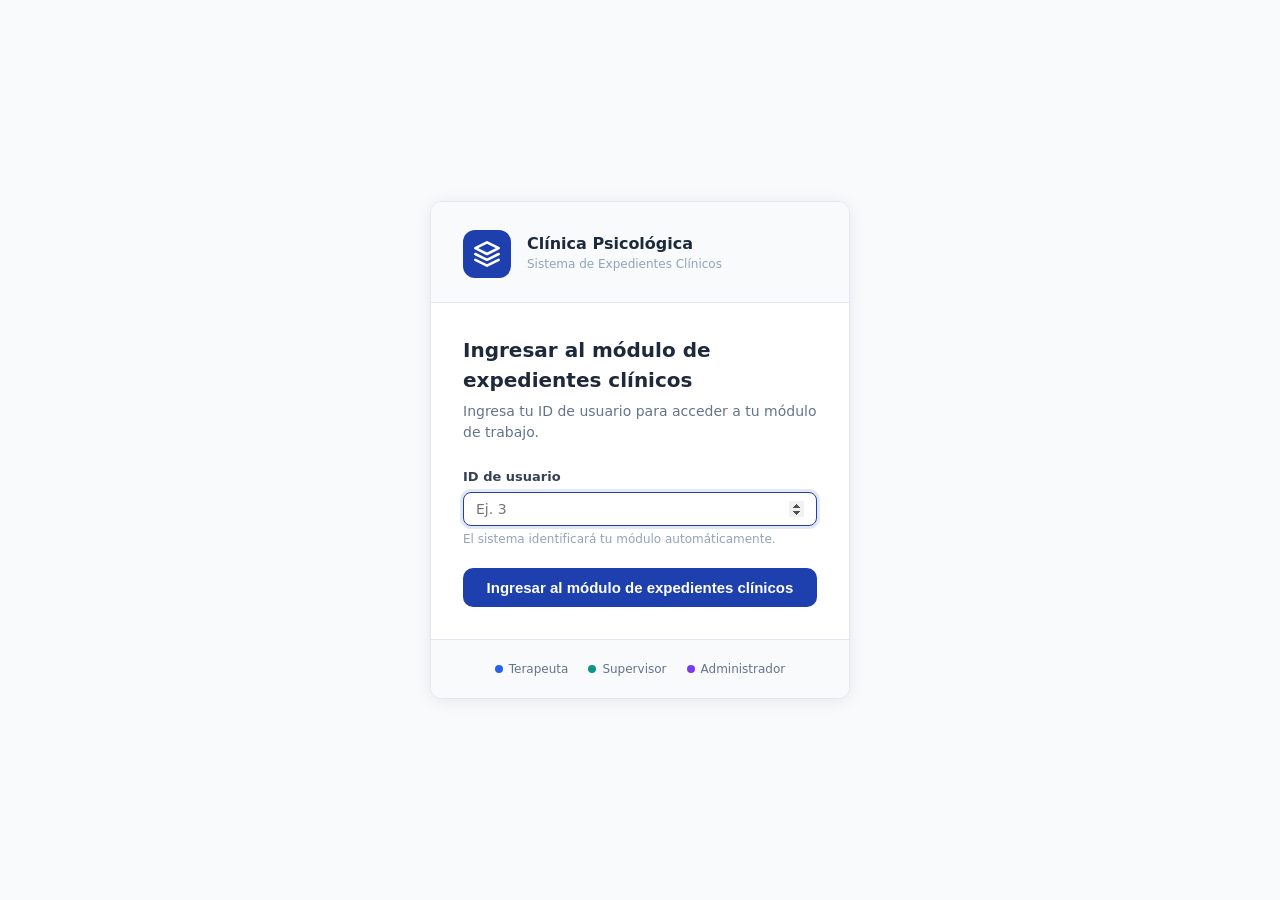
<file: frontend/index.html>
<!DOCTYPE html>
<html lang="es">
<head>
  <meta charset="UTF-8" />
  <meta name="viewport" content="width=device-width, initial-scale=1.0" />
  <title>Ingresar — Expedientes Clínicos</title>
  <link rel="stylesheet" href="css/styles.css" />
  <link rel="stylesheet" href="https://cdnjs.cloudflare.com/ajax/libs/animate.css/4.1.1/animate.min.css" />
</head>
<body class="login-body">

<div class="login-page">

  <div class="login-card">

    <div class="login-brand">
      <div class="login-logo">
        <svg width="28" height="28" viewBox="0 0 24 24" fill="none" stroke="currentColor" stroke-width="2.2" stroke-linecap="round" stroke-linejoin="round" aria-hidden="true">
          <path d="M12 2L2 7l10 5 10-5-10-5z"/><path d="M2 17l10 5 10-5"/><path d="M2 12l10 5 10-5"/>
        </svg>
      </div>
      <div>
        <div class="login-clinic-name">Clínica Psicológica</div>
        <div class="login-system-name">Sistema de Expedientes Clínicos</div>
      </div>
    </div>

    <div class="login-divider"></div>

    <div class="login-body-inner">
      <h2 class="login-title">Ingresar al módulo de expedientes clínicos</h2>
      <p class="login-subtitle">Ingresa tu ID de usuario para acceder a tu módulo de trabajo.</p>

      <form id="loginForm" novalidate>
        <div class="form-group" style="margin-bottom:1.25rem;">
          <label for="loginId">ID de usuario</label>
          <input
            type="number"
            id="loginId"
            placeholder="Ej. 3"
            min="1"
            autocomplete="off"
            autofocus
            required
          />
          <div class="form-hint">El sistema identificará tu módulo automáticamente.</div>
        </div>

        <div id="loginError" class="alert alert-error hidden" role="alert"></div>

        <button type="submit" class="btn btn-primary login-btn" id="btnLogin">
          Ingresar al módulo de expedientes clínicos
        </button>
      </form>
    </div>

    <div class="login-footer">
      <div class="login-role-icons">
        <div class="login-role-chip">
          <span class="login-role-dot login-role-dot-blue"></span>Terapeuta
        </div>
        <div class="login-role-chip">
          <span class="login-role-dot login-role-dot-teal"></span>Supervisor
        </div>
        <div class="login-role-chip">
          <span class="login-role-dot login-role-dot-violet"></span>Administrador
        </div>
      </div>
    </div>

  </div>

</div>

<div class="toast-container" id="toastContainer"></div>

<script src="js/api.js"></script>
<script src="js/auth.js"></script>
</body>
</html>
</file>
<file: frontend/css/styles.css>
/* ===== RESET & BASE ===== */
*, *::before, *::after { box-sizing: border-box; margin: 0; padding: 0; }

body {
  font-family: 'Inter', 'Segoe UI', system-ui, -apple-system, sans-serif;
  background: #f8fafc;
  color: #1E293B;
  min-height: 100vh;
  font-size: 15px;
  line-height: 1.5;
}

/* ===== LAYOUT ===== */
.container { max-width: 1280px; margin: 0 auto; padding: 0 1.5rem; }

/* ===== TOPBAR ===== */
.topbar {
  background: #1e40af;
  color: white;
  padding: 0;
  min-height: 64px;
  box-shadow: 0 2px 8px rgba(0,0,0,0.15);
  position: sticky;
  top: 0;
  z-index: 100;
}
.topbar .container { display: flex; align-items: center; justify-content: space-between; gap: 1rem; min-height: 64px; }
.topbar-brand { display: flex; align-items: center; gap: 0.625rem; }
.topbar-brand h1 { font-size: 1.0625rem; font-weight: 600; }
.topbar-brand .role-tag {
  background: rgba(255,255,255,0.18);
  font-size: 0.75rem;
  font-weight: 600;
  padding: 0.2em 0.65em;
  border-radius: 20px;
  letter-spacing: 0.04em;
}
.topbar a { color: #BFDBFE; text-decoration: none; font-size: 0.8125rem; font-weight: 500; }
.topbar a:hover { color: white; text-decoration: underline; }

/* ===== USER BAR ===== */
.user-bar {
  background: white;
  border-bottom: 1px solid #E2E8F0;
  padding: 0.625rem 0;
}
.user-bar .container {
  display: flex;
  align-items: center;
  gap: 0.875rem;
  flex-wrap: wrap;
}
.user-bar label { font-size: 0.8125rem; font-weight: 600; color: #64748B; white-space: nowrap; }
.user-bar input[type="number"] {
  width: 110px;
  padding: 0.35rem 0.625rem;
  border: 1px solid #CBD5E1;
  border-radius: 6px;
  font-size: 0.8125rem;
}
.user-bar input[type="number"]:focus { outline: none; border-color: #1e40af; box-shadow: 0 0 0 2px rgba(30,64,175,0.15); }

/* ===== PAGE CONTENT ===== */
.page { padding: 1.5rem 0 3rem; }

/* ===== CARDS ===== */
.card {
  background: white;
  border-radius: 8px;
  box-shadow: 0 1px 3px rgba(0,0,0,0.05);
  border: 1px solid #e2e8f0;
}
.card-header {
  padding: 1rem 1.25rem;
  border-bottom: 1px solid #F1F5F9;
  display: flex;
  align-items: center;
  justify-content: space-between;
  gap: 0.75rem;
}
.card-header h2 { font-size: 1.125rem; font-weight: 600; color: #1E293B; }
.card-body { padding: 1.25rem; }
.card-body + .card-body { padding-top: 0; }

/* ===== SPLIT LAYOUT ===== */
.layout-split {
  display: grid;
  grid-template-columns: 300px 1fr;
  gap: 1.25rem;
  align-items: start;
}

/* ===== BADGES ===== */
.badge {
  display: inline-flex;
  align-items: center;
  padding: 0.2em 0.7em;
  font-size: 0.6875rem;
  font-weight: 700;
  border-radius: 4px;
  text-transform: uppercase;
  letter-spacing: 0.05em;
}
.badge-creado    { background: #F1F5F9; color: #64748B; }
.badge-pendiente { background: #FEF3C7; color: #92400E; }
.badge-aprobado  { background: #D1FAE5; color: #065F46; }
.badge-rechazado { background: #FEE2E2; color: #991B1B; }
.badge-activo    { background: #D1FAE5; color: #065F46; }
.badge-archivado { background: #F1F5F9; color: #64748B; }
.badge-permitido { background: #e6f4ea; color: #137333; border-radius: 12px; font-weight: 700; }
.badge-denegado  { background: #fce8e6; color: #c5221f; border-radius: 12px; font-weight: 700; }

/* ===== BUTTONS ===== */
.btn {
  display: inline-flex;
  align-items: center;
  justify-content: center;
  gap: 0.375rem;
  padding: 0.5rem 1.125rem;
  border-radius: 8px;
  font-size: 0.875rem;
  font-weight: 500;
  cursor: pointer;
  border: none;
  transition: background 0.15s, box-shadow 0.15s, opacity 0.15s;
  text-decoration: none;
  white-space: nowrap;
}
.btn:disabled { opacity: 0.5; cursor: not-allowed; }
.btn-primary   { background: #1e40af; color: white; }
.btn-primary:hover:not(:disabled)   { background: #183598; }
.btn-secondary { background: #F1F5F9; color: #374151; border: 1px solid #E2E8F0; }
.btn-secondary:hover:not(:disabled) { background: #E2E8F0; }
.btn-success   { background: #16A34A; color: white; }
.btn-success:hover:not(:disabled)   { background: #15803D; }
.btn-danger    { background: #DC2626; color: white; }
.btn-danger:hover:not(:disabled)    { background: #B91C1C; }
.btn-warning   { background: #D97706; color: white; }
.btn-warning:hover:not(:disabled)   { background: #B45309; }
.btn-sm { padding: 0.35rem 0.75rem; font-size: 0.8125rem; border-radius: 6px; height: 36px; }
.btn-icon { padding: 0.4rem 0.5rem; }

/* ===== FORMS ===== */
.form-group { margin-bottom: 1rem; }
.form-group:last-child { margin-bottom: 0; }
.form-group label {
  display: block;
  font-size: 0.8125rem;
  font-weight: 600;
  color: #374151;
  margin-bottom: 0.35rem;
}
.form-group input,
.form-group textarea,
.form-group select {
  width: 100%;
  padding: 0.5rem 0.75rem;
  border: 1px solid #CBD5E1;
  border-radius: 8px;
  font-size: 0.875rem;
  font-family: inherit;
  color: #1E293B;
  background: white;
  transition: border-color 0.15s, box-shadow 0.15s;
}
.form-group input:focus,
.form-group textarea:focus,
.form-group select:focus {
  outline: none;
  border-color: #1e40af;
  box-shadow: 0 0 0 3px rgba(30,64,175,0.12);
}
.form-group textarea { resize: vertical; min-height: 90px; }
.form-hint { font-size: 0.75rem; color: #94A3B8; margin-top: 0.25rem; }
.form-row { display: grid; grid-template-columns: 1fr 1fr; gap: 1rem; }

/* ===== TABLES ===== */
.table-wrap { overflow-x: auto; }
table { width: 100%; border-collapse: collapse; font-size: 0.8125rem; }
thead { background: #F8FAFC; }
th {
  padding: 10px 1rem;
  text-align: left;
  font-weight: 500;
  color: #64748B;
  border-bottom: 2px solid #E2E8F0;
  font-size: 0.875rem;
  text-transform: uppercase;
  letter-spacing: 0.05em;
  white-space: nowrap;
}
td { padding: 10px 1rem; border-bottom: 1px solid #F1F5F9; color: #374151; font-size: 0.8125rem; }
tr:last-child td { border-bottom: none; }
tr.clickable { cursor: pointer; }
tr.clickable:hover td { background: #F8FAFC; }
tr.row-selected td { background: #EFF6FF !important; }

/* ===== INFO GRID ===== */
.info-grid { display: grid; grid-template-columns: repeat(auto-fit, minmax(180px, 1fr)); gap: 1rem; }
.info-item .label {
  font-size: 0.7rem;
  font-weight: 700;
  text-transform: uppercase;
  letter-spacing: 0.06em;
  color: #94A3B8;
  margin-bottom: 0.2rem;
}
.info-item .value { font-size: 0.9375rem; color: #1E293B; }

/* ===== PATIENT LIST ===== */
.patient-item {
  padding: 0.875rem 1rem;
  border-bottom: 1px solid #F1F5F9;
  cursor: pointer;
  display: flex;
  align-items: center;
  gap: 0.75rem;
  transition: background 0.1s;
}
.patient-item:last-child { border-bottom: none; }
.patient-item:hover { background: #F8FAFC; }
.patient-item.active { background: #EFF6FF; }
.patient-avatar {
  width: 2.25rem;
  height: 2.25rem;
  border-radius: 50%;
  background: #DBEAFE;
  color: #1D4ED8;
  display: flex;
  align-items: center;
  justify-content: center;
  font-weight: 700;
  font-size: 0.875rem;
  flex-shrink: 0;
}
.patient-info { flex: 1; min-width: 0; }
.patient-name {
  font-size: 0.875rem;
  font-weight: 600;
  color: #1E293B;
  white-space: nowrap;
  overflow: hidden;
  text-overflow: ellipsis;
}
.patient-meta { font-size: 0.75rem; color: #94A3B8; }

/* ===== DOCUMENT ITEMS ===== */
.doc-item {
  display: flex;
  align-items: center;
  gap: 0.75rem;
  padding: 0.75rem;
  border-radius: 8px;
  background: #F8FAFC;
  border: 1px solid #E2E8F0;
  margin-bottom: 0.5rem;
}
.doc-item:last-child { margin-bottom: 0; }
.doc-icon {
  width: 2rem;
  height: 2rem;
  background: #DBEAFE;
  border-radius: 6px;
  display: flex;
  align-items: center;
  justify-content: center;
  color: #2563EB;
  font-weight: 700;
  font-size: 0.75rem;
  flex-shrink: 0;
}
.doc-icon.missing { background: #F1F5F9; color: #94A3B8; }
.doc-info .doc-name { font-size: 0.875rem; font-weight: 600; color: #1E293B; }
.doc-info .doc-sub { font-size: 0.75rem; color: #94A3B8; }

/* ===== TABS ===== */
.tabs {
  display: flex;
  border-bottom: 2px solid #E2E8F0;
  margin-bottom: 1.5rem;
  gap: 0;
}
.tab {
  display: inline-flex;
  align-items: center;
  gap: 0.375rem;
  padding: 0.75rem 1.375rem;
  font-size: 0.875rem;
  font-weight: 600;
  color: #64748B;
  cursor: pointer;
  border-bottom: 2px solid transparent;
  margin-bottom: -2px;
  transition: color 0.15s, border-color 0.15s;
  background: none;
  border-top: none;
  border-left: none;
  border-right: none;
  font-family: inherit;
}
.tab.active { color: #1e40af; border-bottom-color: #1e40af; }
.tab:hover:not(.active) { color: #374151; background: #F8FAFC; }
.tab-content { display: none; }
.tab-content.active { display: block; }

/* ===== MODAL ===== */
.modal-overlay {
  display: none;
  position: fixed;
  inset: 0;
  background: rgba(15, 23, 42, 0.45);
  z-index: 1000;
  align-items: center;
  justify-content: center;
  padding: 1rem;
}
.modal-overlay.open { display: flex; }
.modal {
  background: white;
  border-radius: 16px;
  box-shadow: 0 24px 60px rgba(0,0,0,0.2);
  width: 100%;
  max-width: 560px;
  max-height: 90vh;
  overflow-y: auto;
  animation: modalIn 0.2s ease;
}
@keyframes modalIn {
  from { transform: scale(0.96) translateY(14px); opacity: 0; }
  to   { transform: scale(1)    translateY(0);    opacity: 1; }
}
.modal { animation: modalIn 0.4s cubic-bezier(0.16, 1, 0.3, 1) both; }
.modal-header {
  padding: 1.25rem 1.5rem;
  border-bottom: 1px solid #E2E8F0;
  display: flex;
  align-items: center;
  justify-content: space-between;
  gap: 1rem;
  position: sticky;
  top: 0;
  background: white;
  z-index: 1;
}
.modal-header h3 { font-size: 1rem; font-weight: 700; }
.modal-body { padding: 1.5rem; }
.modal-footer {
  padding: 1rem 1.5rem;
  border-top: 1px solid #E2E8F0;
  display: flex;
  justify-content: flex-end;
  gap: 0.75rem;
}
.btn-close {
  background: none;
  border: none;
  cursor: pointer;
  color: #94A3B8;
  font-size: 1.375rem;
  line-height: 1;
  padding: 0.2rem 0.4rem;
  border-radius: 4px;
  transition: color 0.15s, background 0.15s;
}
.btn-close:hover { color: #1E293B; background: #F1F5F9; }

/* ===== TOASTS ===== */
.toast-container {
  position: fixed;
  bottom: 1.5rem;
  right: 1.5rem;
  z-index: 9999;
  display: flex;
  flex-direction: column;
  gap: 0.5rem;
  max-width: 380px;
}
.toast {
  display: flex;
  align-items: flex-start;
  gap: 0.75rem;
  padding: 0.875rem 1.125rem;
  border-radius: 10px;
  box-shadow: 0 4px 16px rgba(0,0,0,0.14);
  font-size: 0.875rem;
  font-weight: 500;
  animation: toastIn 0.25s ease;
}
@keyframes toastIn {
  from { transform: translateX(100%); opacity: 0; }
  to   { transform: translateX(0); opacity: 1; }
}
.toast-success { background: #ECFDF5; color: #065F46; border-left: 4px solid #16A34A; }
.toast-error   { background: #FEF2F2; color: #991B1B; border-left: 4px solid #DC2626; }
.toast-info    { background: #EFF6FF; color: #1e40af; border-left: 4px solid #1e40af; }

/* ===== EMPTY STATE ===== */
.empty-state {
  text-align: center;
  padding: 3rem 1.5rem;
  color: #94A3B8;
}
.empty-state .empty-icon { font-size: 2.25rem; margin-bottom: 0.75rem; }
.empty-state p { font-size: 0.9375rem; }

/* ===== LOADING ===== */
.spinner {
  display: inline-block;
  width: 1em;
  height: 1em;
  border: 2px solid currentColor;
  border-right-color: transparent;
  border-radius: 50%;
  animation: spin 0.65s linear infinite;
  vertical-align: middle;
}
@keyframes spin { to { transform: rotate(360deg); } }

/* ===== SECTION TITLE ===== */
.section-title {
  font-size: 0.75rem;
  font-weight: 700;
  text-transform: uppercase;
  letter-spacing: 0.07em;
  color: #94A3B8;
  margin-bottom: 0.75rem;
}

/* ===== FILTERS ===== */
.filters {
  display: flex;
  gap: 0.75rem;
  align-items: flex-end;
  flex-wrap: wrap;
  margin-bottom: 1.25rem;
}
.filters .form-group { margin-bottom: 0; }
.filters .form-group label { font-size: 0.75rem; }
.filters .form-group input,
.filters .form-group select { width: auto; min-width: 130px; height: 36px; }

/* ===== CUSTOM SELECT ===== */
.custom-select-wrap { position: relative; display: inline-block; }
.custom-select-trigger {
  display: inline-flex;
  align-items: center;
  justify-content: space-between;
  gap: 0.5rem;
  background: #ffffff;
  border: 1px solid #cbd5e1;
  border-radius: 8px;
  padding: 0 0.75rem;
  height: 36px;
  font-size: 0.8125rem;
  font-family: inherit;
  color: #1E293B;
  cursor: pointer;
  user-select: none;
  transition: border-color 0.15s, box-shadow 0.15s;
  white-space: nowrap;
  min-width: 130px;
}
.custom-select-trigger:hover,
.custom-select-trigger.open {
  border-color: #2563eb;
  box-shadow: 0 0 0 2px rgba(37,99,235,0.2);
}
.cst-arrow { flex-shrink: 0; color: #94A3B8; transition: transform 0.2s ease; display: flex; align-items: center; }
.custom-select-trigger.open .cst-arrow { transform: rotate(180deg); }
.custom-select-list {
  position: absolute;
  top: calc(100% + 4px);
  left: 0;
  min-width: 100%;
  background: white;
  border: 1px solid #e2e8f0;
  border-radius: 8px;
  box-shadow: 0 4px 16px rgba(0,0,0,0.1);
  z-index: 200;
  overflow: hidden;
  list-style: none;
  padding: 0.25rem 0;
  opacity: 0;
  transform: translateY(4px);
  transition: opacity 0.2s ease-out, transform 0.2s ease-out;
  pointer-events: none;
}
.custom-select-list.open { opacity: 1; transform: translateY(0); pointer-events: auto; }
.custom-select-list li { padding: 0.5rem 0.75rem; font-size: 0.8125rem; color: #374151; cursor: pointer; transition: background 0.1s; white-space: nowrap; }
.custom-select-list li:hover { background: #f1f5f9; }
.custom-select-list li.selected { background: #eff6ff; color: #1e40af; font-weight: 600; }

/* ===== ALERTS ===== */
.alert { padding: 0.875rem 1rem; border-radius: 8px; font-size: 0.875rem; margin-bottom: 1rem; }
.alert-error   { background: #FEF2F2; color: #991B1B; border: 1px solid #FECACA; }
.alert-success { background: #ECFDF5; color: #065F46; border: 1px solid #A7F3D0; }
.alert-info    { background: #EFF6FF; color: #1E40AF; border: 1px solid #BFDBFE; }

/* ===== HOME PAGE ===== */
.home-hero {
  text-align: center;
  padding: 4rem 1.5rem 2.5rem;
}
.home-hero .clinic-logo {
  width: 3.5rem;
  height: 3.5rem;
  background: #DBEAFE;
  border-radius: 16px;
  display: flex;
  align-items: center;
  justify-content: center;
  margin: 0 auto 1.25rem;
  font-size: 1.75rem;
}
.home-hero h1 { font-size: 2rem; font-weight: 800; color: #1E293B; margin-bottom: 0.625rem; }
.home-hero p { color: #64748B; font-size: 1rem; max-width: 480px; margin: 0 auto; }

.role-cards {
  display: grid;
  grid-template-columns: repeat(auto-fit, minmax(260px, 1fr));
  gap: 1.5rem;
  max-width: 900px;
  margin: 2rem auto 0;
}
.role-card {
  background: white;
  border-radius: 16px;
  border: 1px solid #E2E8F0;
  padding: 2rem 1.75rem;
  text-align: center;
  text-decoration: none;
  color: inherit;
  transition: transform 0.2s, box-shadow 0.2s, border-color 0.2s;
  box-shadow: 0 1px 3px rgba(0,0,0,0.06);
  cursor: pointer;
}
.role-card:hover {
  transform: translateY(-3px);
  box-shadow: 0 8px 24px rgba(0,0,0,0.1);
  border-color: #93C5FD;
}
.role-icon {
  width: 4rem;
  height: 4rem;
  border-radius: 16px;
  display: flex;
  align-items: center;
  justify-content: center;
  margin: 0 auto 1.125rem;
  font-size: 1.75rem;
}
.role-icon-blue   { background: #DBEAFE; }
.role-icon-teal   { background: #CCFBF1; }
.role-icon-violet { background: #EDE9FE; }
.role-card h2 { font-size: 1.125rem; font-weight: 700; margin-bottom: 0.5rem; color: #1E293B; }
.role-card p { font-size: 0.875rem; color: #64748B; line-height: 1.55; }

/* ===== ACTION BAR ===== */
.action-bar {
  display: flex;
  gap: 0.75rem;
  flex-wrap: wrap;
  padding-top: 1rem;
  margin-top: 1rem;
  border-top: 1px solid #F1F5F9;
}

/* ===== REPORT DETAIL ===== */
.report-section { margin-bottom: 1.5rem; }
.report-section:last-child { margin-bottom: 0; }
.report-text-block {
  background: #F8FAFC;
  border: 1px solid #E2E8F0;
  border-radius: 8px;
  padding: 0.875rem 1rem;
  font-size: 0.9rem;
  color: #374151;
  white-space: pre-wrap;
  line-height: 1.6;
}

/* ===== RESPONSIVE ===== */
@media (max-width: 900px) {
  .layout-split { grid-template-columns: 1fr; }
}
@media (max-width: 600px) {
  .form-row { grid-template-columns: 1fr; }
  .filters { flex-direction: column; align-items: stretch; }
  .filters .form-group input,
  .filters .form-group select { width: 100%; min-width: auto; }
  .role-cards { grid-template-columns: 1fr; }
  .home-hero h1 { font-size: 1.625rem; }
}

/* ===== REQUIRED MARK ===== */
.req { color: #DC2626; }

/* ===== FORM VALIDATION STATES ===== */
.form-group.has-error > input,
.form-group.has-error > textarea,
.form-group.has-error > select {
  border-color: #DC2626;
  box-shadow: 0 0 0 3px rgba(220, 38, 38, 0.1);
}
.form-error { font-size: 0.75rem; color: #DC2626; margin-top: 0.3rem; }

/* ===== CHARACTER COUNTER ===== */
.char-count {
  font-size: 0.75rem;
  color: #94A3B8;
  text-align: right;
  margin-top: 0.25rem;
  transition: color 0.15s;
}

/* ===== CARD SECTION ===== */
.card-section { padding: 1.25rem; border-top: 1px solid #F1F5F9; }

/* ===== EXPEDIENTE ID PIN BAR ===== */
.id-pin-bar {
  background: #EFF6FF;
  border: 1.5px solid #BFDBFE;
  border-radius: 10px;
  padding: 0.875rem 1.25rem;
  display: flex;
  align-items: center;
  gap: 1rem;
  flex-wrap: wrap;
}
.id-pin-bar > label {
  font-size: 0.875rem;
  font-weight: 700;
  color: #1E40AF;
  white-space: nowrap;
}
.id-pin-bar > input {
  width: 130px;
  padding: 0.4rem 0.75rem;
  border: 1px solid #93C5FD;
  border-radius: 6px;
  font-size: 0.875rem;
  background: white;
  color: #1E293B;
  font-family: inherit;
}
.id-pin-bar > input:focus {
  outline: none;
  border-color: #1e40af;
  box-shadow: 0 0 0 2px rgba(30, 64, 175, 0.15);
}
.id-pin-note { font-size: 0.75rem; color: #60A5FA; }

/* ===== SECTION TITLE (override: añade línea separadora) ===== */
.section-title {
  font-size: 0.6875rem;
  font-weight: 700;
  text-transform: uppercase;
  letter-spacing: 0.08em;
  color: #64748B;
  margin-bottom: 1rem;
  display: flex;
  align-items: center;
  gap: 0.625rem;
}
.section-title::after {
  content: '';
  flex: 1;
  height: 1px;
  background: #E2E8F0;
}

/* ===== INLINE CONFIRM ===== */
.inline-confirm {
  display: none;
  align-items: center;
  gap: 0.75rem;
  padding: 0.75rem 1rem;
  background: #FEF3C7;
  border: 1px solid #FDE68A;
  border-radius: 8px;
  font-size: 0.875rem;
  color: #92400E;
  margin-top: 0.75rem;
}
.inline-confirm.show { display: flex; flex-wrap: wrap; }
.inline-confirm > p { flex: 1; min-width: 0; margin: 0; font-weight: 500; }
.inline-confirm-btns { display: flex; gap: 0.5rem; flex-shrink: 0; }

/* ===== FILTER RESET BUTTON ===== */
.filter-reset {
  font-size: 0.8125rem;
  color: #64748B;
  background: none;
  border: none;
  cursor: pointer;
  padding: 0.35rem 0.625rem;
  border-radius: 6px;
  font-family: inherit;
  transition: color 0.1s, background 0.1s;
}
.filter-reset:hover { color: #1E293B; background: #F1F5F9; text-decoration: underline; }

/* ===== EMPTY STATE (override: soporte SVG + texto) ===== */
.empty-state .empty-icon {
  font-size: 2.25rem;
  margin-bottom: 0.875rem;
  display: flex;
  justify-content: center;
  align-items: center;
  color: #CBD5E1;
}
.empty-state p { font-size: 0.9375rem; }
.empty-state strong { color: #64748B; }

/* ===== AUTOCOMPLETE ===== */
.autocomplete-wrap { position: relative; }
.autocomplete-list {
  position: absolute;
  top: 100%;
  left: 0;
  right: 0;
  background: white;
  border: 1px solid #E2E8F0;
  border-top: none;
  border-radius: 0 0 8px 8px;
  box-shadow: 0 6px 18px rgba(0, 0, 0, 0.1);
  z-index: 300;
  max-height: 220px;
  overflow-y: auto;
  display: none;
}
.autocomplete-list.open { display: block; }
.autocomplete-item {
  padding: 0.5rem 0.875rem;
  cursor: pointer;
  font-size: 0.875rem;
  color: #1E293B;
  transition: background 0.08s;
}
.autocomplete-item:hover,
.autocomplete-item.highlighted { background: #EFF6FF; color: #1e40af; }

/* ===== SEARCH BAR (barra de búsqueda dentro de card) ===== */
.search-bar { padding: 0.5rem 1rem; border-bottom: 1px solid #F1F5F9; }
.search-bar input {
  width: 100%;
  padding: 0.4rem 0.75rem;
  border: 1px solid #E2E8F0;
  border-radius: 6px;
  font-size: 0.8125rem;
  font-family: inherit;
  color: #1E293B;
  background: #FAFAFA;
  transition: border-color 0.15s, box-shadow 0.15s, background 0.15s;
}
.search-bar input:focus {
  outline: none;
  border-color: #1e40af;
  background: white;
  box-shadow: 0 0 0 2px rgba(30, 64, 175, 0.12);
}

/* ===== USER ID SAVED FEEDBACK ===== */
.user-bar input[type="number"]:not(:placeholder-shown) {
  border-color: #86EFAC;
  background: #F0FDF4;
}

/* ===== SMALL MODAL ===== */
.modal-overlay.modal-sm .modal { max-width: 420px; }

/* ===== SECTION STEP NUMBER ===== */
.section-step {
  display: inline-flex;
  align-items: center;
  justify-content: center;
  width: 1.125rem;
  height: 1.125rem;
  background: #DBEAFE;
  color: #1D4ED8;
  border-radius: 50%;
  font-size: 0.6rem;
  font-weight: 700;
  flex-shrink: 0;
}

/* ===== LEAD TEXT ===== */
.lead-text {
  font-size: 0.875rem;
  color: #64748B;
  margin-bottom: 1.25rem;
  line-height: 1.55;
}

/* ===== STEP LIST ===== */
.step-list {
  text-align: left;
  font-size: 0.875rem;
  color: #64748B;
  line-height: 2;
  padding-left: 1.25rem;
  margin-top: 0.5rem;
}
.step-list li { padding-left: 0.25rem; }
.step-list strong { color: #374151; }

/* ===== STATUS BANNER ===== */
.status-banner {
  padding: 0.625rem 1.25rem;
  font-size: 0.8125rem;
  font-weight: 500;
  display: none;
  align-items: center;
  gap: 0.5rem;
}
.status-banner.sb-loading { display: flex; background: #EFF6FF; color: #1E40AF; border-top: 1px solid #BFDBFE; }
.status-banner.sb-success { display: flex; background: #ECFDF5; color: #065F46; border-top: 1px solid #A7F3D0; }
.status-banner.sb-error   { display: flex; background: #FEF2F2; color: #991B1B; border-top: 1px solid #FECACA; }

/* ===== STATS GRID ===== */
.stats-grid {
  display: grid;
  grid-template-columns: repeat(auto-fit, minmax(70px, 1fr));
  border-bottom: 1px solid #F1F5F9;
}
.stat-item {
  padding: 0.75rem 1rem;
  text-align: center;
  border-right: 1px solid #F1F5F9;
}
.stat-item:last-child { border-right: none; }
.stat-value { font-size: 1.375rem; font-weight: 700; color: #1E293B; line-height: 1.2; }
.stat-label { font-size: 0.6875rem; color: #94A3B8; text-transform: uppercase; letter-spacing: 0.05em; margin-top: 0.1rem; }

/* ===== MODAL STATUS LINE ===== */
.modal-status-line {
  font-size: 0.8125rem;
  font-weight: 500;
  padding: 0.5rem 0.75rem;
  border-radius: 6px;
  flex: 1;
  align-self: center;
  display: none;
}
.modal-status-line.msl-loading { display: block; background: #EFF6FF; color: #1E40AF; }
.modal-status-line.msl-success { display: block; background: #ECFDF5; color: #065F46; }
.modal-status-line.msl-error   { display: block; background: #FEF2F2; color: #991B1B; }

/* ===== EXPEDIENTE HEADER ===== */
.exp-header-inner {
  padding: 1rem 1.25rem;
  display: flex;
  align-items: center;
  justify-content: space-between;
  gap: 1rem;
  flex-wrap: wrap;
}
.exp-patient-profile {
  display: flex;
  align-items: center;
  gap: 1rem;
}
.exp-avatar {
  width: 3rem;
  height: 3rem;
  border-radius: 50%;
  background: #7C3AED;
  color: white;
  display: flex;
  align-items: center;
  justify-content: center;
  font-size: 1.25rem;
  font-weight: 700;
  flex-shrink: 0;
}
.exp-patient-name { font-size: 1.0625rem; font-weight: 700; color: #1E293B; }
.exp-id-badge {
  display: inline-flex;
  align-items: center;
  padding: 0.15em 0.6em;
  font-size: 0.6875rem;
  font-weight: 600;
  border-radius: 4px;
  background: #EFF6FF;
  color: #1e40af;
  border: 1px solid #BFDBFE;
}
.exp-next-appt {
  display: flex;
  align-items: center;
  gap: 0.375rem;
  font-size: 0.8125rem;
  color: #64748B;
  background: #F8FAFC;
  border: 1px solid #E2E8F0;
  padding: 0.35rem 0.75rem;
  border-radius: 6px;
}

/* ===== EXPEDIENTE TAB NAV ===== */
.exp-tabs-nav {
  display: flex;
  align-items: stretch;
  overflow-x: auto;
  padding: 0 0.5rem;
}
.exp-tab {
  display: flex;
  align-items: center;
  gap: 0.4rem;
  padding: 0.8rem 1rem;
  font-size: 0.875rem;
  font-weight: 500;
  color: #64748B;
  cursor: pointer;
  background: none;
  border: none;
  border-bottom: 2px solid transparent;
  font-family: inherit;
  white-space: nowrap;
  transition: color 0.15s, border-color 0.15s, background 0.15s;
}
.exp-tab:hover:not(.active) { color: #374151; background: #F8FAFC; }
.exp-tab.active { color: #1e40af; border-bottom-color: #1e40af; font-weight: 600; }

/* ===== SECTION HEADERS IN TABS ===== */
.exp-section-header {
  padding: 1rem 1.25rem;
}
.exp-section-header h3 { font-size: 1rem; font-weight: 700; color: #1E293B; }
.exp-section-header p  { font-size: 0.8125rem; color: #64748B; margin-top: 0.125rem; }
.exp-section-header-row {
  display: flex;
  align-items: flex-start;
  justify-content: space-between;
  gap: 1rem;
  flex-wrap: wrap;
}

/* ===== PATIENT PROFILE CARD (Mk1) ===== */
.patient-profile-card {
  display: flex;
  align-items: center;
  gap: 1.25rem;
  padding: 1.25rem;
  background: #F8FAFC;
  border: 1px solid #E2E8F0;
  border-radius: 10px;
}
.patient-profile-avatar {
  width: 4rem;
  height: 4rem;
  border-radius: 50%;
  background: #7C3AED;
  color: white;
  display: flex;
  align-items: center;
  justify-content: center;
  font-size: 1.5rem;
  font-weight: 700;
  flex-shrink: 0;
}
.patient-profile-text h3 { font-size: 1.125rem; font-weight: 700; color: #1E293B; }

/* ===== TWO COLUMN CARDS ===== */
.two-col-cards { display: grid; grid-template-columns: 1fr 1fr; gap: 1rem; }
@media (max-width: 700px) { .two-col-cards { grid-template-columns: 1fr; } }

/* ===== SUB-CARD HEADER ===== */
.sub-card-header { display: flex; align-items: center; gap: 0.75rem; }
.sub-card-header h4 { font-size: 0.9375rem; font-weight: 600; color: #1E293B; }
.sub-card-icon {
  width: 2.25rem;
  height: 2.25rem;
  border-radius: 8px;
  display: flex;
  align-items: center;
  justify-content: center;
  flex-shrink: 0;
}
.sub-card-icon-blue   { background: #DBEAFE; color: #2563EB; }
.sub-card-icon-purple { background: #EDE9FE; color: #7C3AED; }

/* ===== STAT CARDS ===== */
.stat-cards-grid { display: grid; gap: 0.75rem; }
.stat-cards-3 { grid-template-columns: repeat(3, 1fr); }
.stat-cards-4 { grid-template-columns: repeat(4, 1fr); }
.stat-cards-5 { grid-template-columns: repeat(5, 1fr); }
@media (max-width: 860px) {
  .stat-cards-5 { grid-template-columns: repeat(3, 1fr); }
  .stat-cards-4 { grid-template-columns: repeat(2, 1fr); }
}
@media (max-width: 520px) {
  .stat-cards-3, .stat-cards-4, .stat-cards-5 { grid-template-columns: repeat(2, 1fr); }
}
.stat-card {
  background: white;
  border: 1px solid #E2E8F0;
  border-radius: 10px;
  padding: 0.875rem 1rem;
}
.stat-card-label {
  font-size: 0.6875rem;
  font-weight: 700;
  text-transform: uppercase;
  letter-spacing: 0.06em;
  color: #94A3B8;
  margin-bottom: 0.375rem;
}
.stat-card-value { font-size: 1.625rem; font-weight: 700; line-height: 1.1; color: #1E293B; }
.stat-card-green  { background: #F0FDF4; border-color: #BBF7D0; }
.stat-card-green  .stat-card-value { color: #16A34A; }
.stat-card-green  .stat-card-label { color: #16A34A; opacity: 0.75; }
.stat-card-yellow { background: #FFFBEB; border-color: #FDE68A; }
.stat-card-yellow .stat-card-value { color: #D97706; }
.stat-card-yellow .stat-card-label { color: #D97706; opacity: 0.75; }
.stat-card-red    { background: #FEF2F2; border-color: #FECACA; }
.stat-card-red    .stat-card-value { color: #DC2626; }
.stat-card-red    .stat-card-label { color: #DC2626; opacity: 0.75; }
.stat-card-blue   { background: #EFF6FF; border-color: #BFDBFE; }
.stat-card-blue   .stat-card-value { color: #2563EB; }
.stat-card-blue   .stat-card-label { color: #2563EB; opacity: 0.75; }

/* ===== DOCUMENT CARDS (Mk3) ===== */
.doc-card .doc-card-body {
  padding: 1.25rem;
  display: flex;
  gap: 1rem;
  align-items: flex-start;
}
.doc-card-left { flex-shrink: 0; }
.doc-card-icon {
  width: 2.75rem;
  height: 2.75rem;
  border-radius: 50%;
  background: #D1FAE5;
  color: #16A34A;
  display: flex;
  align-items: center;
  justify-content: center;
}
.doc-card-icon-gray { background: #F1F5F9; color: #94A3B8; }
.doc-card-content { flex: 1; min-width: 0; }
.doc-card-top {
  display: flex;
  align-items: flex-start;
  justify-content: space-between;
  gap: 0.75rem;
  margin-bottom: 0.75rem;
}
.doc-card-name { font-size: 0.9375rem; font-weight: 600; color: #1E293B; }
.doc-card-desc { font-size: 0.8125rem; color: #64748B; margin-top: 0.125rem; }
.doc-card-meta { display: flex; gap: 2rem; margin-bottom: 0.875rem; flex-wrap: wrap; }
.doc-meta-item .label { margin-bottom: 0.2rem; }
.doc-card-actions { display: flex; gap: 0.5rem; }

/* ===== SESSION TABLE EXTRAS ===== */
.session-num {
  display: inline-flex;
  align-items: center;
  justify-content: center;
  width: 1.75rem;
  height: 1.75rem;
  border-radius: 50%;
  background: #EFF6FF;
  color: #2563EB;
  font-size: 0.75rem;
  font-weight: 700;
}
.btn-icon-action {
  width: 1.875rem;
  height: 1.875rem;
  display: inline-flex;
  align-items: center;
  justify-content: center;
  border-radius: 6px;
  background: none;
  border: 1px solid #E2E8F0;
  cursor: pointer;
  color: #64748B;
  transition: background 0.12s, color 0.12s, border-color 0.12s;
}
.btn-icon-action:hover { background: #EFF6FF; color: #2563EB; border-color: #BFDBFE; }
.btn-icon-enviar:hover { background: #EFF6FF !important; color: #2563eb !important; border-color: #BFDBFE !important; }
.table-footer {
  padding: 0.75rem 1rem;
  font-size: 0.8125rem;
  color: #94A3B8;
  border-top: 1px solid #F1F5F9;
}

/* ===== TIMELINE (Mk2) ===== */
.timeline-list { display: flex; flex-direction: column; }
.timeline-item {
  display: flex;
  gap: 1rem;
  padding: 1rem 0;
  border-bottom: 1px solid #F1F5F9;
}
.timeline-item:last-child { border-bottom: none; }
.timeline-dot {
  width: 2.25rem;
  height: 2.25rem;
  border-radius: 50%;
  background: #EFF6FF;
  color: #2563EB;
  display: flex;
  align-items: center;
  justify-content: center;
  flex-shrink: 0;
  margin-top: 0.125rem;
}
.timeline-content { flex: 1; min-width: 0; }
.timeline-header {
  display: flex;
  align-items: center;
  gap: 0.5rem;
  margin-bottom: 0.3rem;
  flex-wrap: wrap;
}
.timeline-title { font-size: 0.9375rem; font-weight: 600; color: #1E293B; }
.timeline-meta {
  font-size: 0.8125rem;
  color: #64748B;
  display: flex;
  align-items: center;
  gap: 0.5rem;
  flex-wrap: wrap;
  margin-bottom: 0.75rem;
}
.timeline-actions { display: flex; gap: 0.5rem; }

/* ===== UTILITY ===== */
.hidden { display: none !important; }

/* ===== MICRO-ANIMACIONES (Animate.css overrides) ===== */
:root { --animate-duration: 0.4s; }
.tab-content.active { animation: tabFadeIn 0.4s ease both; }
@keyframes tabFadeIn {
  from { opacity: 0; transform: translateY(10px); }
  to   { opacity: 1; transform: translateY(0); }
}

/* ===== TOPBAR LOGO + USER ===== */
.topbar-logo {
  width: 1.75rem;
  height: 1.75rem;
  background: rgba(255,255,255,0.15);
  border-radius: 6px;
  display: flex;
  align-items: center;
  justify-content: center;
  flex-shrink: 0;
}
.topbar-user {
  display: flex;
  align-items: center;
  gap: 0.875rem;
}
.topbar-user-id {
  font-size: 0.8125rem;
  color: rgba(255,255,255,0.7);
}
.topbar-user-id strong {
  color: white;
  font-weight: 600;
}
.topbar-logout {
  height: 36px;
  padding: 0 1rem;
  background: transparent;
  border: 1px solid rgba(255,255,255,0.2);
  border-radius: 6px;
  color: rgba(255,255,255,0.8);
  font-size: 0.875rem;
  font-weight: 500;
  cursor: pointer;
  font-family: inherit;
  white-space: nowrap;
  transition: background 0.15s, border-color 0.15s, color 0.15s;
}
.topbar-logout:hover {
  background: rgba(239,68,68,0.15);
  border-color: #FCA5A5;
  color: #FCA5A5;
}

/* ===== LOGIN PAGE ===== */
.login-body {
  background: #f8fafc;
  min-height: 100vh;
  display: flex;
  align-items: center;
  justify-content: center;
  padding: 1.5rem;
}
.login-page {
  width: 100%;
  max-width: 420px;
}
.login-card {
  background: #ffffff;
  border-radius: 12px;
  box-shadow: 0 2px 16px rgba(0,0,0,0.08);
  border: 1px solid #e2e8f0;
  overflow: hidden;
}
.login-brand {
  display: flex;
  align-items: center;
  gap: 1rem;
  padding: 1.75rem 2rem 1.5rem;
  background: #F8FAFC;
  border-bottom: 1px solid #E2E8F0;
}
.login-logo {
  width: 3rem;
  height: 3rem;
  background: #1e40af;
  border-radius: 12px;
  display: flex;
  align-items: center;
  justify-content: center;
  color: white;
  flex-shrink: 0;
}
.login-clinic-name {
  font-size: 1rem;
  font-weight: 700;
  color: #1E293B;
  line-height: 1.2;
}
.login-system-name {
  font-size: 0.75rem;
  color: #94A3B8;
  margin-top: 0.125rem;
}
.login-divider { height: 0; }
.login-body-inner { padding: 2rem; }
.login-title {
  font-size: 1.25rem;
  font-weight: 700;
  color: #1E293B;
  margin-bottom: 0.375rem;
}
.login-subtitle {
  font-size: 0.875rem;
  color: #64748B;
  margin-bottom: 1.5rem;
  line-height: 1.5;
}
.login-btn {
  width: 100%;
  padding: 0.7rem 1.25rem;
  font-size: 0.9375rem;
  font-weight: 600;
  border-radius: 10px;
}
.login-footer {
  padding: 1.25rem 2rem;
  background: #F8FAFC;
  border-top: 1px solid #E2E8F0;
}
.login-role-icons {
  display: flex;
  justify-content: center;
  gap: 1.25rem;
  flex-wrap: wrap;
}
.login-role-chip {
  display: flex;
  align-items: center;
  gap: 0.375rem;
  font-size: 0.75rem;
  color: #64748B;
  font-weight: 500;
}
.login-role-dot {
  width: 0.5rem;
  height: 0.5rem;
  border-radius: 50%;
  flex-shrink: 0;
}
.login-role-dot-blue   { background: #2563EB; }
.login-role-dot-teal   { background: #0D9488; }
.login-role-dot-violet { background: #7C3AED; }
@media (max-width: 480px) {
  .login-body-inner { padding: 1.5rem; }
  .login-brand { padding: 1.25rem 1.5rem; }
  .login-footer { padding: 1rem 1.5rem; }
  .topbar-user-id { display: none; }
}

/* ===== DATE PICKER ===== */
input[type="date"],
input[type="datetime-local"] { color-scheme: light; }
input[type="date"]::-webkit-calendar-picker-indicator,
input[type="datetime-local"]::-webkit-calendar-picker-indicator {
  background-image: url("data:image/svg+xml,%3Csvg xmlns='http://www.w3.org/2000/svg' width='14' height='14' fill='none' stroke='%2394A3B8' stroke-width='2' stroke-linecap='round' stroke-linejoin='round' viewBox='0 0 24 24'%3E%3Crect x='3' y='4' width='18' height='18' rx='2'/%3E%3Cline x1='16' y1='2' x2='16' y2='6'/%3E%3Cline x1='8' y1='2' x2='8' y2='6'/%3E%3Cline x1='3' y1='10' x2='21' y2='10'/%3E%3C/svg%3E");
  background-repeat: no-repeat;
  background-position: center;
  background-size: 14px 14px;
  width: 20px;
  height: 20px;
  opacity: 1;
  cursor: pointer;
  border-radius: 4px;
  padding: 2px;
  transition: background-color 0.15s;
}
input[type="date"]::-webkit-calendar-picker-indicator:hover,
input[type="datetime-local"]::-webkit-calendar-picker-indicator:hover {
  background-color: #eff6ff;
  background-image: url("data:image/svg+xml,%3Csvg xmlns='http://www.w3.org/2000/svg' width='14' height='14' fill='none' stroke='%232563eb' stroke-width='2' stroke-linecap='round' stroke-linejoin='round' viewBox='0 0 24 24'%3E%3Crect x='3' y='4' width='18' height='18' rx='2'/%3E%3Cline x1='16' y1='2' x2='16' y2='6'/%3E%3Cline x1='8' y1='2' x2='8' y2='6'/%3E%3Cline x1='3' y1='10' x2='21' y2='10'/%3E%3C/svg%3E");
}

/* ===== FLATPICKR — INPUT ===== */
.flatpickr-input,
.flatpickr-alt-input,
.flatpickr-input.flatpickr-mobile,
input.flatpickr-input {
  background-color: #ffffff !important;
  color: #334155 !important;
  border: 1px solid #cbd5e1 !important;
  border-radius: 8px !important;
  padding: 8px 12px !important;
  font-size: 14px !important;
  font-family: inherit !important;
  cursor: pointer !important;
  box-sizing: border-box;
}
.flatpickr-input:focus,
.flatpickr-alt-input:focus {
  border-color: #2563eb !important;
  outline: none !important;
  box-shadow: 0 0 0 2px rgba(37,99,235,0.2) !important;
}

/* ===== FLATPICKR — CALENDAR (Material Design) ===== */
.flatpickr-calendar {
  font-family: 'Inter', 'Segoe UI', system-ui, -apple-system, sans-serif;
  font-size: 14px !important;
  background: #ffffff;
  border: 1px solid #e2e8f0;
  border-radius: 8px;
  box-shadow: 0 4px 12px rgba(0,0,0,0.1) !important;
  overflow: hidden;
}

/* Header — white background, dark text */
.flatpickr-months { background: #ffffff; border-bottom: 1px solid #f1f5f9; padding: 0.25rem 0; }
.flatpickr-month { color: #1e293b !important; fill: #1e293b !important; height: 48px; }
.flatpickr-current-month { font-size: 1rem !important; font-weight: 600 !important; color: #1e293b !important; padding-top: 10px; }
.flatpickr-current-month .flatpickr-monthDropdown-months { background: #ffffff; color: #1e293b; font-weight: 600; }
.flatpickr-current-month input.cur-year { color: #1e293b !important; font-weight: 600 !important; }
.flatpickr-current-month .numInputWrapper span.arrowUp:after { border-bottom-color: #64748b !important; }
.flatpickr-current-month .numInputWrapper span.arrowDown:after { border-top-color: #64748b !important; }
/* Nav arrows — gray, turning blue on hover */
.flatpickr-prev-month svg, .flatpickr-next-month svg { fill: #64748b !important; }
.flatpickr-prev-month:hover svg, .flatpickr-next-month:hover svg { fill: #2563eb !important; }
.flatpickr-prev-month:hover, .flatpickr-next-month:hover { background: transparent !important; }

/* Weekday labels */
.flatpickr-weekdays { background: #ffffff; }
span.flatpickr-weekday { color: #94a3b8 !important; font-size: 12px !important; font-weight: 500 !important; background: transparent; }

/* Day cells — circular */
.flatpickr-day {
  border-radius: 50% !important;
  font-size: 13px !important;
  color: #475569 !important;
  border-color: transparent !important;
  height: 36px !important;
  line-height: 36px !important;
  max-width: 36px !important;
}
.flatpickr-day:hover, .flatpickr-day:focus { background: #eff6ff !important; border-color: transparent !important; color: #2563eb !important; }
.flatpickr-day.selected, .flatpickr-day.selected:hover { background: #2563eb !important; border-color: transparent !important; color: #ffffff !important; }
.flatpickr-day.today { border-color: #2563eb !important; font-weight: 600; }
.flatpickr-day.today:hover { background: #2563eb !important; color: #ffffff !important; border-color: transparent !important; }
.flatpickr-day.prevMonthDay, .flatpickr-day.nextMonthDay { color: #cbd5e1 !important; }
.flatpickr-day.disabled, .flatpickr-day.disabled:hover { color: #e2e8f0 !important; }

/* Time picker */
.flatpickr-time { border-top: 1px solid #f1f5f9; }
.flatpickr-time input { font-size: 14px !important; color: #1E293B !important; }
.flatpickr-time .flatpickr-time-separator { color: #94A3B8; }
.flatpickr-time input:hover,
.flatpickr-time input:focus,
.flatpickr-time .flatpickr-am-pm:hover,
.flatpickr-time .flatpickr-am-pm:focus { background: transparent !important; color: #475569 !important; box-shadow: none !important; }
.flatpickr-time .numInputWrapper:hover { background: transparent !important; }

/* ===== STAT CARD CLICKABLE + SELECTED ===== */
.stat-card-clickable {
  cursor: pointer;
  transition: transform 0.12s, box-shadow 0.12s;
  user-select: none;
}
.stat-card-clickable:hover { transform: translateY(-2px); box-shadow: 0 4px 12px rgba(0,0,0,0.09); }
.stat-card.stat-card-selected {
  box-shadow: 0 0 0 2.5px #1e40af !important;
}
.stat-card-green.stat-card-selected  { box-shadow: 0 0 0 2.5px #16A34A !important; }
.stat-card-yellow.stat-card-selected { box-shadow: 0 0 0 2.5px #D97706 !important; }
.stat-card-red.stat-card-selected    { box-shadow: 0 0 0 2.5px #DC2626 !important; }

/* ===== PATIENT ITEM FULL-WIDTH ===== */
.patient-item-full { border-bottom: 1px solid #F1F5F9; }
.patient-item-full:last-child { border-bottom: none; }
.patient-item-full:hover { background: #F8FAFC; }
.patient-item-full.active { background: #EFF6FF; }
</file>
